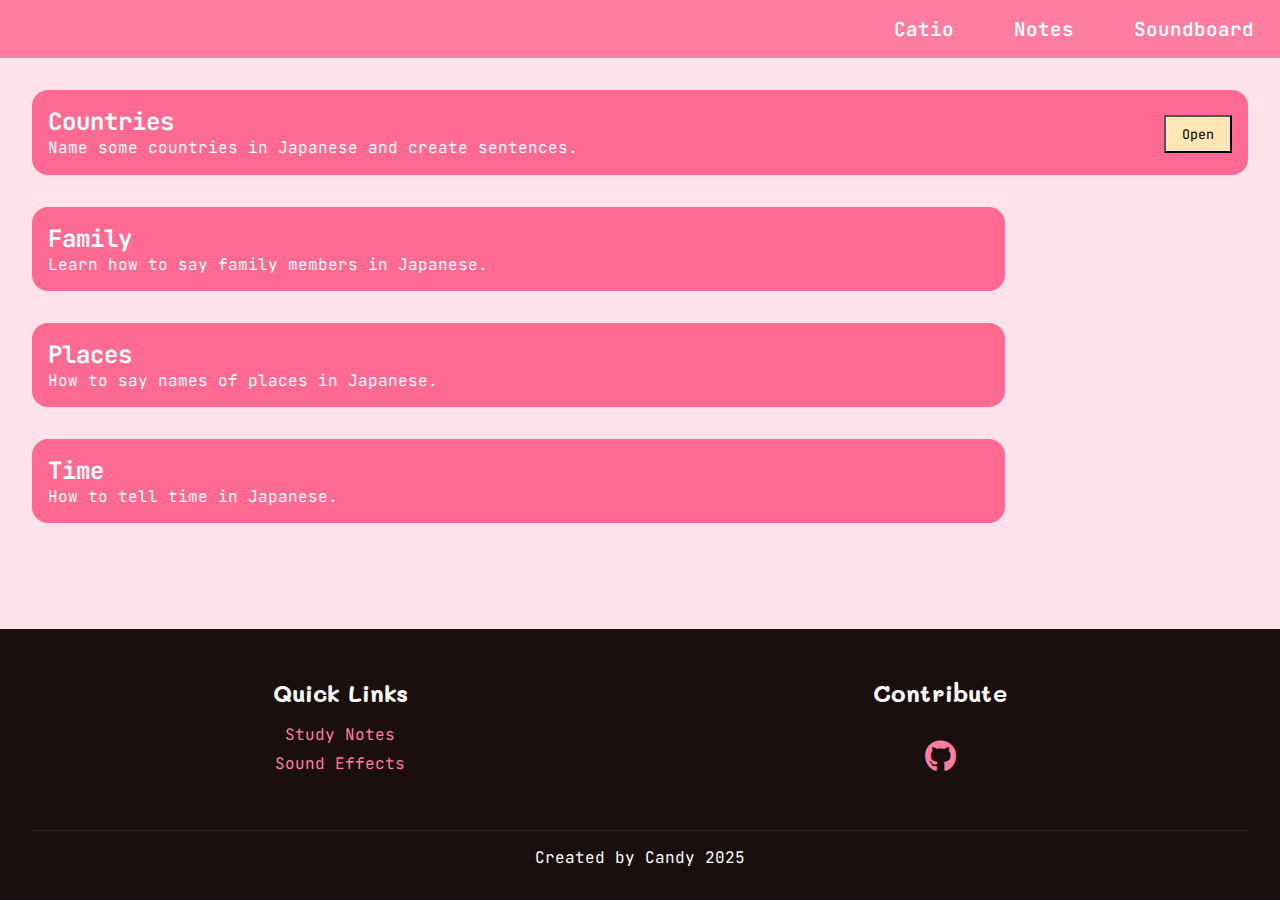
<file: notes.html>
<!DOCTYPE html>
<html>

<head>
    <title>Neko</title>
    <link rel="stylesheet" href="styles.css">
    <link rel="stylesheet" href="https://cdnjs.cloudflare.com/ajax/libs/font-awesome/6.0.0/css/all.min.css">
    <link rel="preconnect" href="https://fonts.googleapis.com">
    <link rel="preconnect" href="https://fonts.gstatic.com" crossorigin>
    <link href="https://fonts.googleapis.com/css2?family=Cherry+Bomb+One&family=JetBrains+Mono:ital,wght@0,100..800;1,100..800&family=Mali:ital,wght@0,200;0,300;0,400;0,500;0,600;0,700;1,200;1,300;1,400;1,500;1,600;1,700&display=swap" rel="stylesheet">
    <link rel="icon" type="image/svg+xml" href="favicon.svg" />
</head>

<body>
    <nav>
        <ul>
            <li><a href="index">Catio</a></li>
            <li><a href="notes">Notes</a></li>
            <li><a href="soundboard">Soundboard</a></li>
        </ul>
    </nav>

    <main>
        <div id="notes-wrapper"></div>
    </main>

    <footer>
        <div class="footer-content">
            <div class="footer-section">
                <h3>Quick Links</h3>
                <ul>
                    <li><a href="notes">Study Notes</a></li>
                    <li><a href="soundboard">Sound Effects</a></li>
                </ul>
            </div>
            <div class="footer-section">
                <h3>Contribute</h3>
                <a href="https://github.com/codingkatty/neko" class="github-link">
                    <i class="fab fa-github"></i>
                </a>
            </div>
        </div>
        <div class="footer-bottom">
            <p>Created by Candy 2025</p>
        </div>
    </footer>

    <script src="notes.js"></script>
    <script>
        document.addEventListener("DOMContentLoaded", function () {
            let notesContainer = document.getElementById("notes-wrapper");

            notesList.forEach(element => {
                let note = document.createElement("div");
                note.classList.add("notes");
                note.innerHTML = `<h2>${element.title}</h2><p>${element.desc}</p>`;
                notesContainer.appendChild(note);

                let button = document.createElement("button");
                button.innerHTML = "Open";
                button.classList.add("note-button");
                button.style.display = "none";
                note.appendChild(button);

                button.addEventListener("click", function () {
                    window.open(element.file, "_self");
                });

                note.addEventListener("mouseenter", function () {
                    button.style.display = "block";
                });

                note.addEventListener("mouseleave", function () {
                    if (note.classList.contains("notes")) {
                        button.style.display = "none";
                    }
                });
            });

            if (notesContainer.firstElementChild) {
                notesContainer.firstElementChild.classList.remove("notes");
                const firstButton = notesContainer.firstElementChild.querySelector("button");
                if (firstButton) {
                    firstButton.style.display = "block";
                }
            }
        });
    </script>
</body>

</html>
</file>
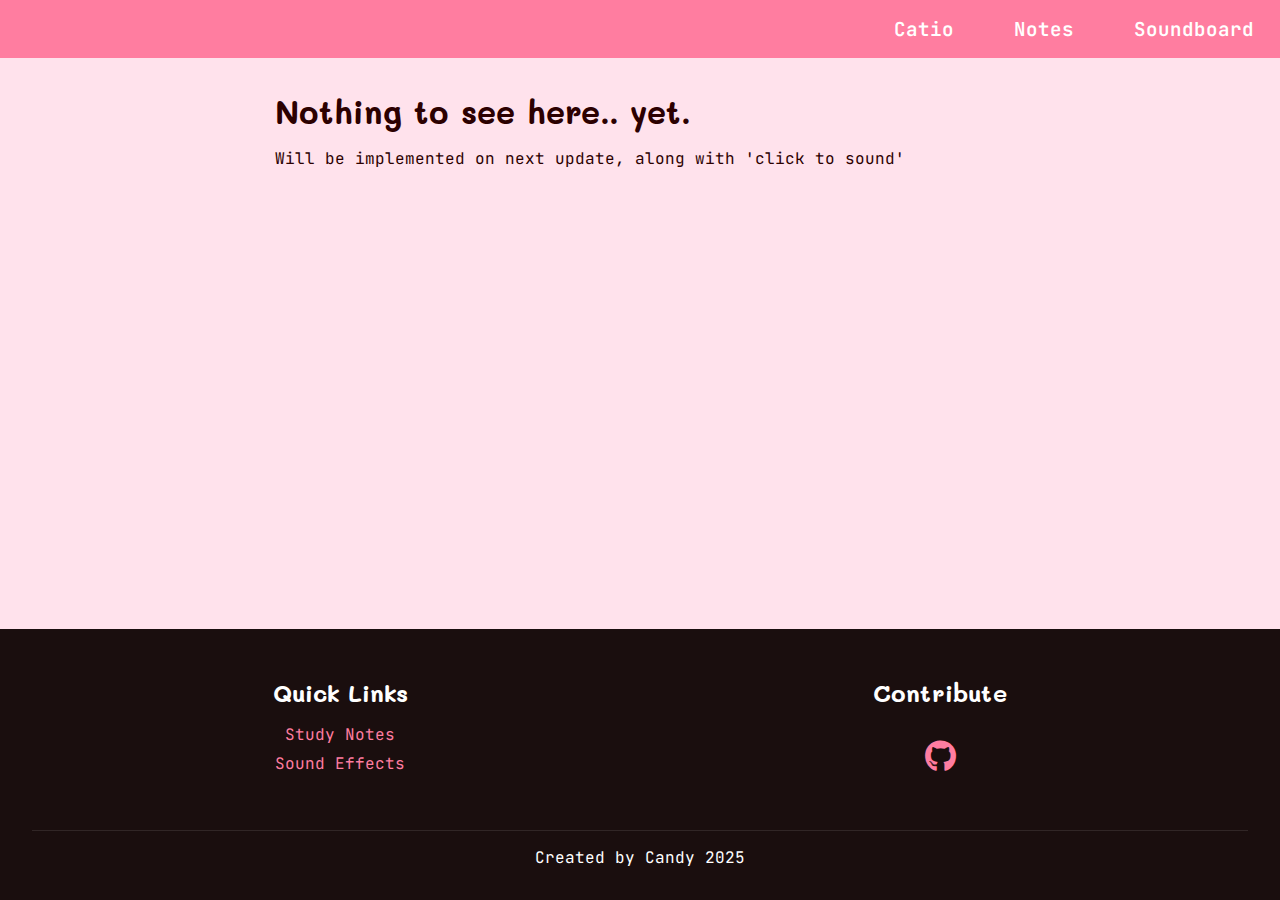
<file: soundboard.html>
<!DOCTYPE html>
<html>

<head>
    <title>Neko</title>
    <link rel="stylesheet" href="styles.css">
    <link rel="stylesheet" href="https://cdnjs.cloudflare.com/ajax/libs/font-awesome/6.0.0/css/all.min.css">
    <link rel="preconnect" href="https://fonts.googleapis.com">
    <link rel="preconnect" href="https://fonts.gstatic.com" crossorigin>
    <link href="https://fonts.googleapis.com/css2?family=Cherry+Bomb+One&family=JetBrains+Mono:ital,wght@0,100..800;1,100..800&family=Mali:ital,wght@0,200;0,300;0,400;0,500;0,600;0,700;1,200;1,300;1,400;1,500;1,600;1,700&display=swap" rel="stylesheet">
    <link rel="icon" type="image/svg+xml" href="favicon.svg" />
</head>

<body>
    <nav>
        <ul>
            <li><a href="index">Catio</a></li>
            <li><a href="notes">Notes</a></li>
            <li><a href="soundboard">Soundboard</a></li>
        </ul>
    </nav>

    <main>
        <div id="notes">
            <h2>Nothing to see here.. yet.</h2>
            <p>Will be implemented on next update, along with 'click to sound'</p>
        </div>
    </main>

    <footer>
        <div class="footer-content">
            <div class="footer-section">
                <h3>Quick Links</h3>
                <ul>
                    <li><a href="notes">Study Notes</a></li>
                    <li><a href="soundboard">Sound Effects</a></li>
                </ul>
            </div>
            <div class="footer-section">
                <h3>Contribute</h3>
                <a href="https://github.com/codingkatty/neko" class="github-link">
                    <i class="fab fa-github"></i>
                </a>
            </div>
        </div>
        <div class="footer-bottom">
            <p>Created by Candy 2025</p>
        </div>
    </footer>
</body>

</html>
</file>
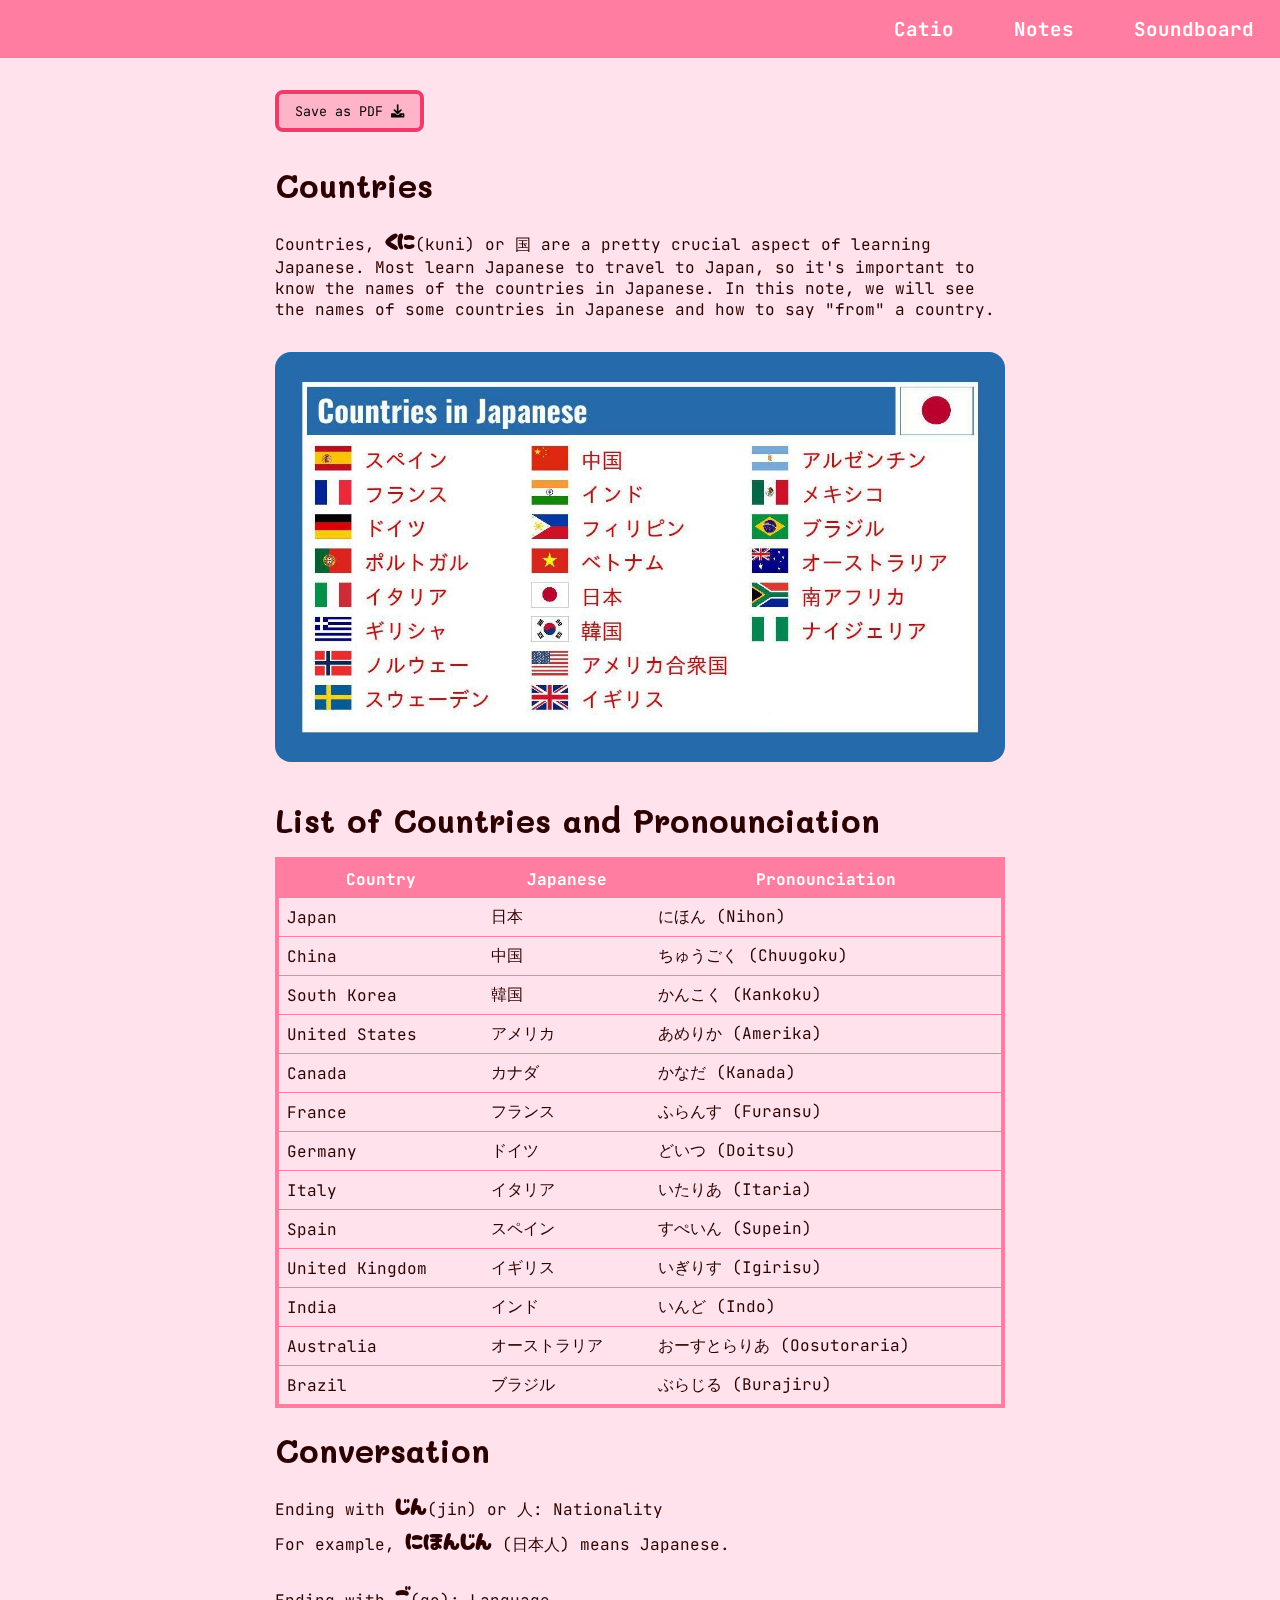
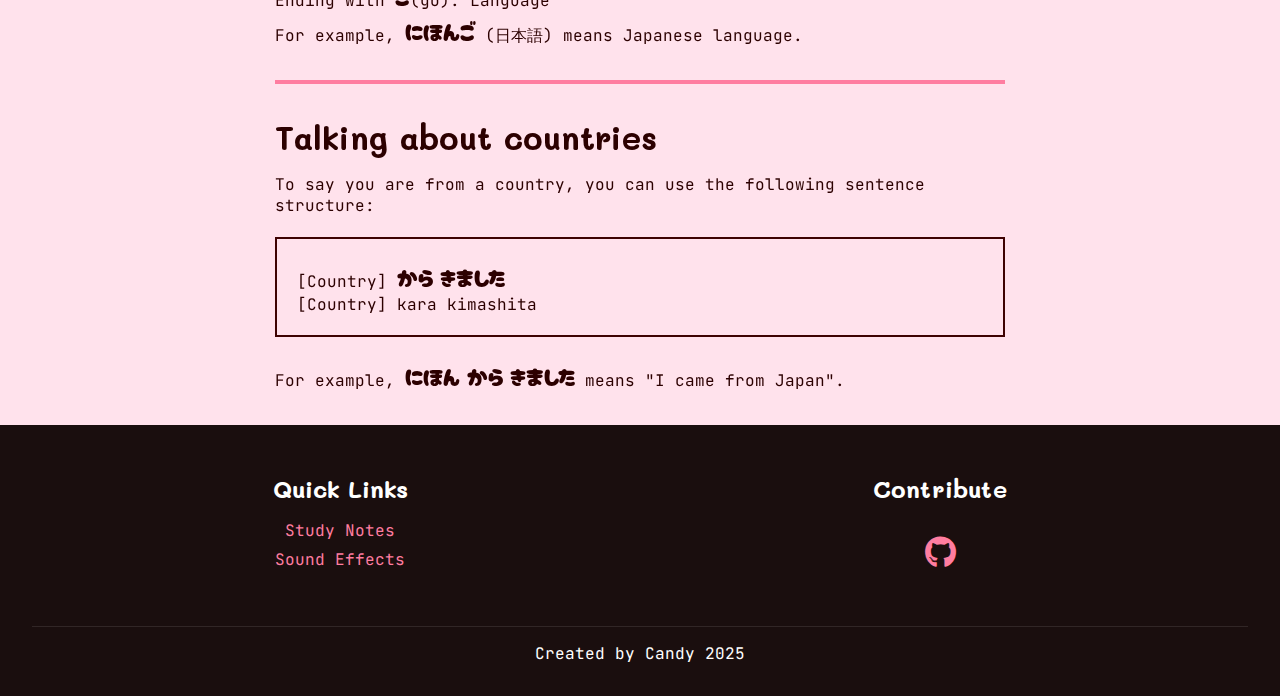
<file: notes/countries.html>
<!DOCTYPE html>
<html>

<head>
    <title>Neko</title>
    <link rel="stylesheet" href="../styles.css">
    <link rel="stylesheet" href="https://cdnjs.cloudflare.com/ajax/libs/font-awesome/6.0.0/css/all.min.css">
    <link rel="preconnect" href="https://fonts.googleapis.com">
    <link rel="preconnect" href="https://fonts.gstatic.com" crossorigin>
    <link href="https://fonts.googleapis.com/css2?family=Cherry+Bomb+One&family=JetBrains+Mono:ital,wght@0,100..800;1,100..800&family=Mali:ital,wght@0,200;0,300;0,400;0,500;0,600;0,700;1,200;1,300;1,400;1,500;1,600;1,700&display=swap" rel="stylesheet">
    <link rel="icon" type="image/svg+xml" href="favicon.svg" />
</head>

<body>
    <div id="petal"></div>
    <nav>
        <ul>
            <li><a href="../index">Catio</a></li>
            <li><a href="../notes">Notes</a></li>
            <li><a href="../soundboard">Soundboard</a></li>
        </ul>
    </nav>

    <main>
        <div id="notes">
            <button id="pdf-button">Save as PDF <i class="fa-solid fa-download"></i></button>
            <h2>Countries</h2>
            <p>
                Countries, <span>くに</span>(kuni) or 国 are a pretty crucial aspect of learning Japanese.
                Most learn Japanese to travel to Japan, so it's important to know the names of the countries in Japanese.
                In this note, we will see the names of some countries in Japanese and how to say "from" a country.
            </p>
            <img src="../images/japanese_countries.jpg">
            <br>
            <h2>List of Countries and Pronounciation</h2>
            <table>
                <thead>
                    <tr>
                        <th>Country</th>
                        <th>Japanese</th>
                        <th>Pronounciation</th>
                    </tr>
                </thead>
                <tbody>
                    <tr>
                        <td>Japan</td>
                        <td>日本</td>
                        <td>にほん (Nihon)</td>
                    </tr>
                    <tr>
                        <td>China</td>
                        <td>中国</td>
                        <td>ちゅうごく (Chuugoku)</td>
                    </tr>
                    <tr>
                        <td>South Korea</td>
                        <td>韓国</td>
                        <td>かんこく (Kankoku)</td>
                    </tr>
                    <tr>
                        <td>United States</td>
                        <td>アメリカ</td>
                        <td>あめりか (Amerika)</td>
                    </tr>
                    <tr>
                        <td>Canada</td>
                        <td>カナダ</td>
                        <td>かなだ (Kanada)</td>
                    </tr>
                    <tr>
                        <td>France</td>
                        <td>フランス</td>
                        <td>ふらんす (Furansu)</td>
                    </tr>
                    <tr>
                        <td>Germany</td>
                        <td>ドイツ</td>
                        <td>どいつ (Doitsu)</td>
                    </tr>
                    <tr>
                        <td>Italy</td>
                        <td>イタリア</td>
                        <td>いたりあ (Itaria)</td>
                    </tr>
                    <tr>
                        <td>Spain</td>
                        <td>スペイン</td>
                        <td>すぺいん (Supein)</td>
                    </tr>
                    <tr>
                        <td>United Kingdom</td>
                        <td>イギリス</td>
                        <td>いぎりす (Igirisu)</td>
                    </tr>
                    <tr>
                        <td>India</td>
                        <td>インド</td>
                        <td>いんど (Indo)</td>
                    </tr>
                    <tr>
                        <td>Australia</td>
                        <td>オーストラリア</td>
                        <td>おーすとらりあ (Oosutoraria)</td>
                    </tr>
                    <tr>
                        <td>Brazil</td>
                        <td>ブラジル</td>
                        <td>ぶらじる (Burajiru)</td>
                    </tr>
                </tbody>
            </table>
            <br>
            <h2>Conversation</h2>
            <p>
                Ending with <span>じん</span>(jin) or 人: Nationality
                <br>
                For example, <span>にほんじん</span> (日本人) means Japanese.
                <br><br>
                Ending with <span>ご</span>(go): Language
                <br>
                For example, <span>にほんご</span> (日本語) means Japanese language.
            </p>
            <hr>
            <h2>Talking about countries</h2>
            <p>
                To say you are from a country, you can use the following sentence structure:
                <br><br>
                <div style="border: 2px solid rgb(62, 2, 2); padding: 20px;">
                    [Country] <span>から きました</span><br>
                    [Country] kara kimashita
                </div>
                <br>
                For example, <span>にほん から きました</span> means "I came from Japan".
            </p>
        </div>
    </main>

    <footer>
        <div class="footer-content">
            <div class="footer-section">
                <h3>Quick Links</h3>
                <ul>
                    <li><a href="../notes">Study Notes</a></li>
                    <li><a href="../soundboard">Sound Effects</a></li>
                </ul>
            </div>
            <div class="footer-section">
                <h3>Contribute</h3>
                <a href="https://github.com/codingkatty/neko" class="github-link">
                    <i class="fab fa-github"></i>
                </a>
            </div>
        </div>
        <div class="footer-bottom">
            <p>Created by Candy 2025</p>
        </div>
    </footer>

    <script src="../notes.js"></script>
    <script>
        let pdfButton = document.getElementById("pdf-button");

        pdfButton.addEventListener("click", function () {
            let path = document.location.pathname.split('/').slice(-2).join('/');
            let note = notesList.find(note => note.file === path);
            window.open("/" + note.pdf, "_blank");
        });
    </script>
</body>

</html>
</file>
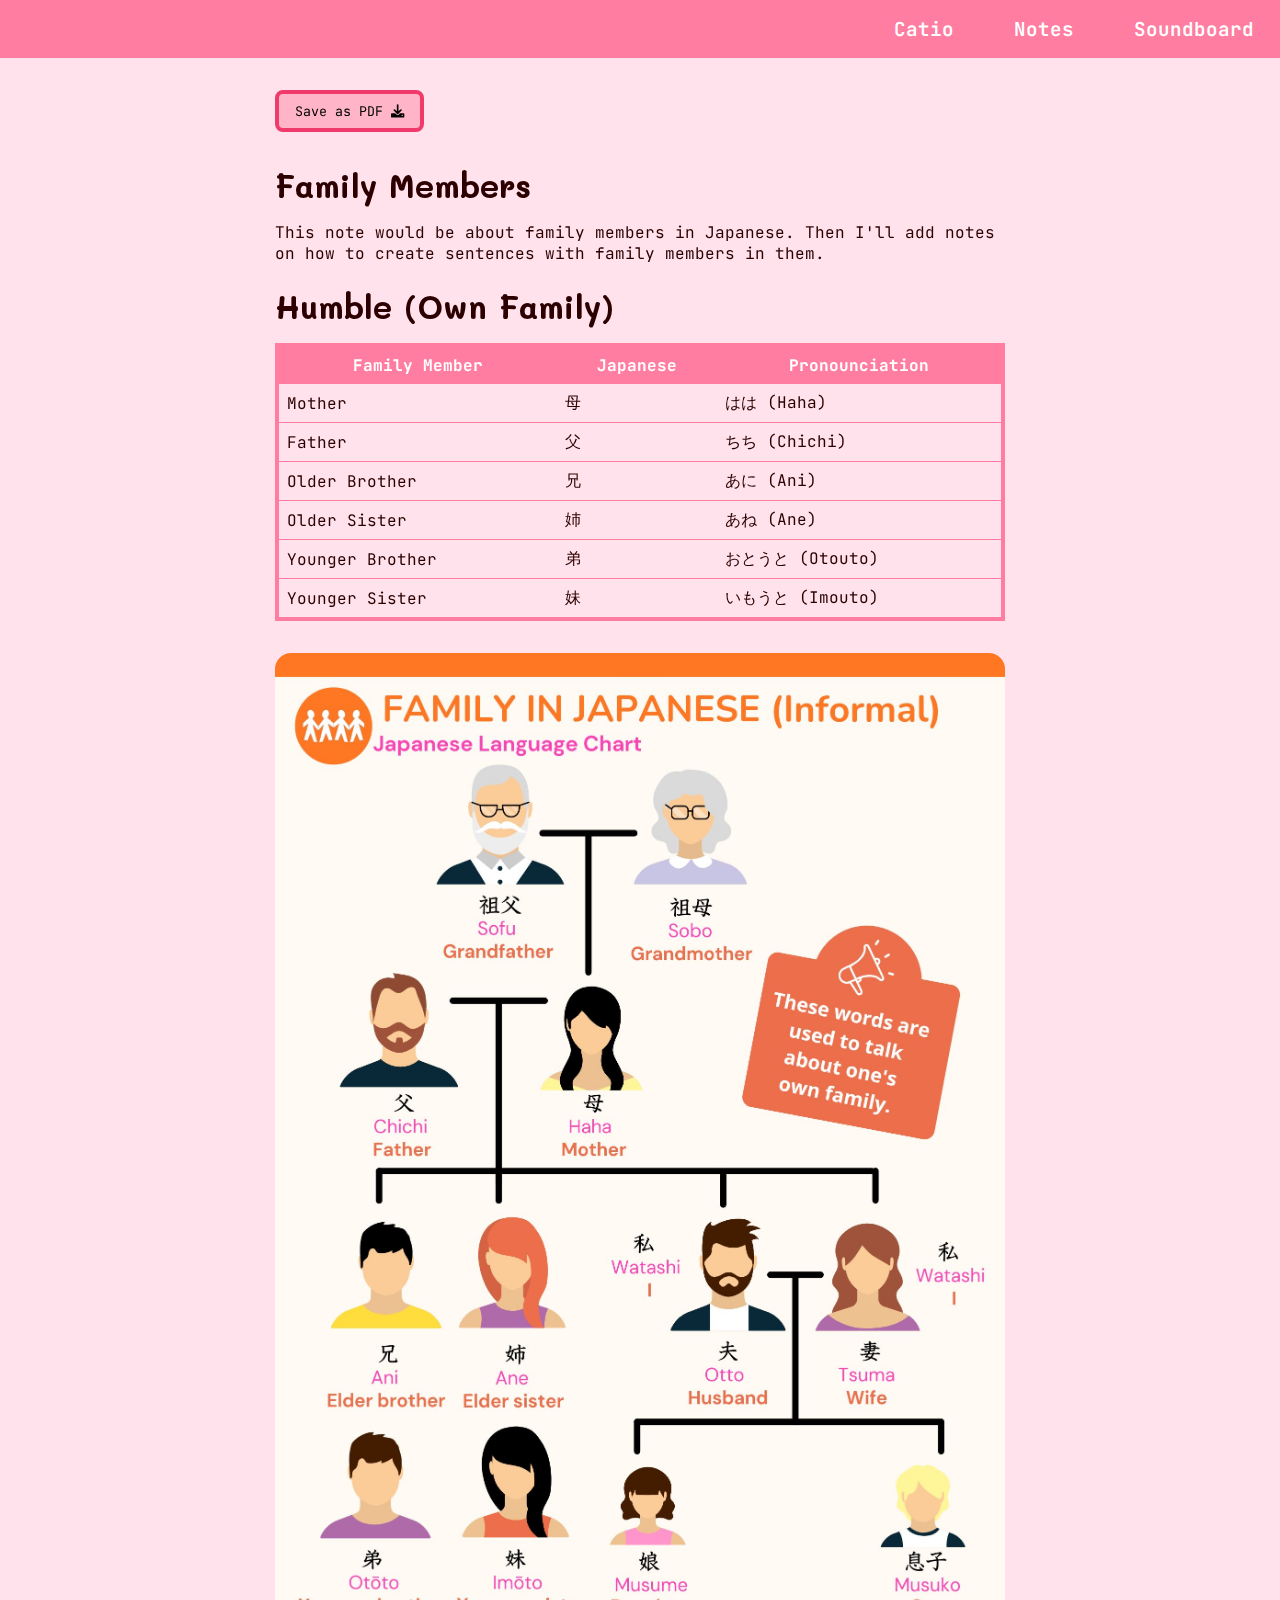
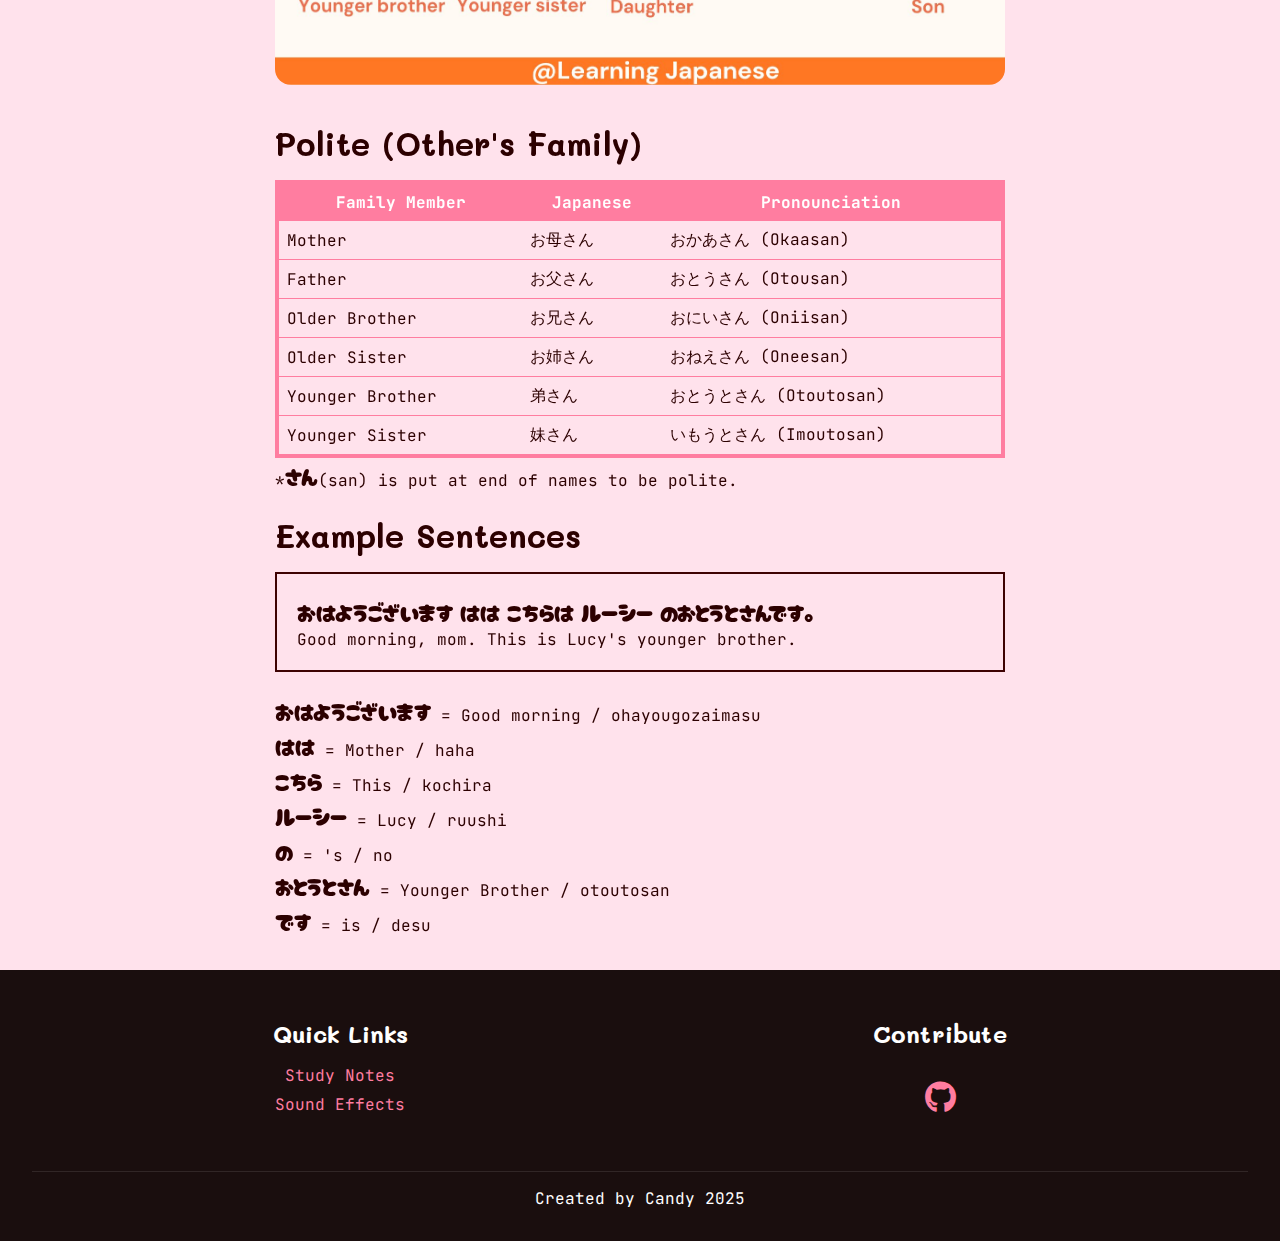
<file: notes/fam.html>
<!DOCTYPE html>
<html>

<head>
    <title>Neko</title>
    <link rel="stylesheet" href="../styles.css">
    <link rel="stylesheet" href="https://cdnjs.cloudflare.com/ajax/libs/font-awesome/6.0.0/css/all.min.css">
    <link rel="preconnect" href="https://fonts.googleapis.com">
    <link rel="preconnect" href="https://fonts.gstatic.com" crossorigin>
    <link href="https://fonts.googleapis.com/css2?family=Cherry+Bomb+One&family=JetBrains+Mono:ital,wght@0,100..800;1,100..800&family=Mali:ital,wght@0,200;0,300;0,400;0,500;0,600;0,700;1,200;1,300;1,400;1,500;1,600;1,700&display=swap" rel="stylesheet">
    <link rel="icon" type="image/svg+xml" href="favicon.svg" />
</head>

<body>
    <div id="petal"></div>
    <nav>
        <ul>
            <li><a href="../index">Catio</a></li>
            <li><a href="../notes">Notes</a></li>
            <li><a href="../soundboard">Soundboard</a></li>
        </ul>
    </nav>

    <main>
        <div id="notes">
            <button id="pdf-button">Save as PDF <i class="fa-solid fa-download"></i></button>
            <h2>Family Members</h2>
            <p>
                This note would be about family members in Japanese. Then I'll add notes on how to create sentences with family members in them.
            </p>
            <br>
            <h2>Humble (Own Family)</h2>
            <table>
                <thead>
                    <tr>
                        <th>Family Member</th>
                        <th>Japanese</th>
                        <th>Pronounciation</th>
                    </tr>
                </thead>
                <tbody>
                    <tr>
                        <td>Mother</td>
                        <td>母</td>
                        <td>はは (Haha)</td>
                    </tr>
                    <tr>
                        <td>Father</td>
                        <td>父</td>
                        <td>ちち (Chichi)</td>
                    </tr>
                    <tr>
                        <td>Older Brother</td>
                        <td>兄</td>
                        <td>あに (Ani)</td>
                    </tr>
                    <tr>
                        <td>Older Sister</td>
                        <td>姉</td>
                        <td>あね (Ane)</td>
                    </tr>
                    <tr>
                        <td>Younger Brother</td>
                        <td>弟</td>
                        <td>おとうと (Otouto)</td>
                    </tr>
                    <tr>
                        <td>Younger Sister</td>
                        <td>妹</td>
                        <td>いもうと (Imouto)</td>
                    </tr>
            </table>
            <img src="../images/japanese_family.jpg">
            <br>
            <h2>Polite (Other's Family)</h2>
            <table>
                <thead>
                    <tr>
                        <th>Family Member</th>
                        <th>Japanese</th>
                        <th>Pronounciation</th>
                    </tr>
                </thead>
                <tbody>
                    <tr>
                        <td>Mother</td>
                        <td>お母さん</td>
                        <td>おかあさん (Okaasan)</td>
                    </tr>
                    <tr>
                        <td>Father</td>
                        <td>お父さん</td>
                        <td>おとうさん (Otousan)</td>
                    </tr>
                    <tr>
                        <td>Older Brother</td>
                        <td>お兄さん</td>
                        <td>おにいさん (Oniisan)</td>
                    </tr>
                    <tr>
                        <td>Older Sister</td>
                        <td>お姉さん</td>
                        <td>おねえさん (Oneesan)</td>
                    </tr>
                    <tr>
                        <td>Younger Brother</td>
                        <td>弟さん</td>
                        <td>おとうとさん (Otoutosan)</td>
                    </tr>
                    <tr>
                        <td>Younger Sister</td>
                        <td>妹さん</td>
                        <td>いもうとさん (Imoutosan)</td>
                    </tr>
                </tbody>
            </table>
            <p>*<span>さん</span>(san) is put at end of names to be polite.</p>
            <br>
            <h2>Example Sentences</h2>
            <p>
                <div style="border: 2px solid rgb(62, 2, 2); padding: 20px;">
                    <span>おはようございます はは こちらは ルーシー のおとうとさんです。</span><br>
                    Good morning, mom. This is Lucy's younger brother.
                </div>
                <br>
                <span>おはようございます</span> = Good morning / ohayougozaimasu<br>
                <span>はは</span> = Mother / haha<br>
                <span>こちら</span> = This / kochira<br>
                <span>ルーシー</span> = Lucy / ruushi<br>
                <span>の</span> = 's / no<br>
                <span>おとうとさん</span> = Younger Brother / otoutosan<br>
                <span>です</span> = is / desu
            </p>
        </div>
    </main>

    <footer>
        <div class="footer-content">
            <div class="footer-section">
                <h3>Quick Links</h3>
                <ul>
                    <li><a href="../notes">Study Notes</a></li>
                    <li><a href="../soundboard">Sound Effects</a></li>
                </ul>
            </div>
            <div class="footer-section">
                <h3>Contribute</h3>
                <a href="https://github.com/codingkatty/neko" class="github-link">
                    <i class="fab fa-github"></i>
                </a>
            </div>
        </div>
        <div class="footer-bottom">
            <p>Created by Candy 2025</p>
        </div>
    </footer>

    <script src="../notes.js"></script>
    <script>
        let pdfButton = document.getElementById("pdf-button");

        pdfButton.addEventListener("click", function () {
            let path = document.location.pathname.split('/').slice(-2).join('/');
            let note = notesList.find(note => note.file === path);
            window.open("/" + note.pdf, "_blank");
        });
    </script>
</body>

</html>
</file>
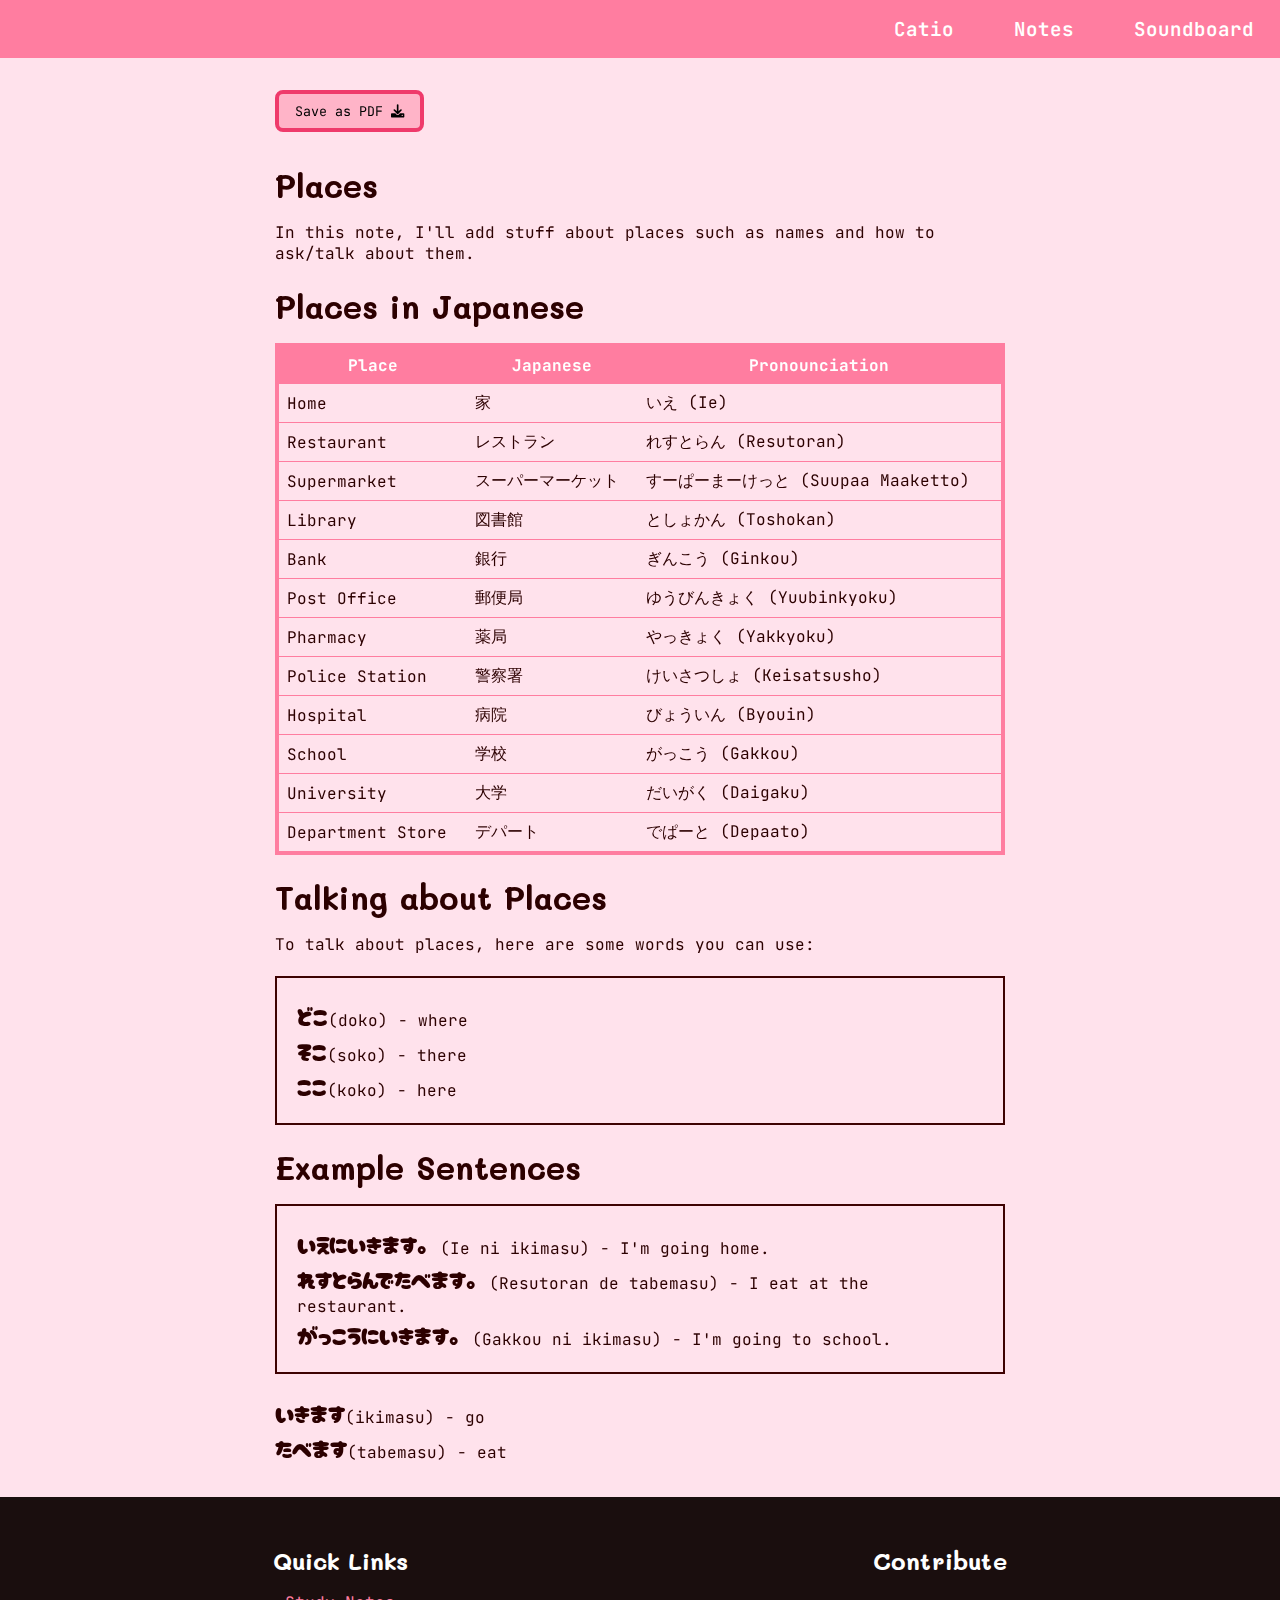
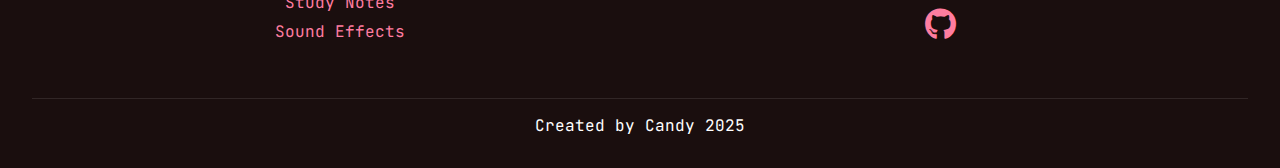
<file: notes/places.html>
<!DOCTYPE html>
<html>

<head>
    <title>Neko</title>
    <link rel="stylesheet" href="../styles.css">
    <link rel="stylesheet" href="https://cdnjs.cloudflare.com/ajax/libs/font-awesome/6.0.0/css/all.min.css">
    <link rel="preconnect" href="https://fonts.googleapis.com">
    <link rel="preconnect" href="https://fonts.gstatic.com" crossorigin>
    <link href="https://fonts.googleapis.com/css2?family=Cherry+Bomb+One&family=JetBrains+Mono:ital,wght@0,100..800;1,100..800&family=Mali:ital,wght@0,200;0,300;0,400;0,500;0,600;0,700;1,200;1,300;1,400;1,500;1,600;1,700&display=swap" rel="stylesheet">
    <link rel="icon" type="image/svg+xml" href="favicon.svg" />
</head>

<body>
    <div id="petal"></div>
    <nav>
        <ul>
            <li><a href="../index">Catio</a></li>
            <li><a href="../notes">Notes</a></li>
            <li><a href="../soundboard">Soundboard</a></li>
        </ul>
    </nav>

    <main>
        <div id="notes">
            <button id="pdf-button">Save as PDF <i class="fa-solid fa-download"></i></button>
            <h2>Places</h2>
            <p>In this note, I'll add stuff about places such as names and how to ask/talk about them.</p>
            <br>
            <h2>Places in Japanese</h2>
            <table>
                <thead>
                    <tr>
                        <th>Place</th>
                        <th>Japanese</th>
                        <th>Pronounciation</th>
                    </tr>
                </thead>
                <tbody>
                    <tr>
                        <td>Home</td>
                        <td>家</td>
                        <td>いえ (Ie)</td>
                    </tr>
                    <tr>
                        <td>Restaurant</td>
                        <td>レストラン</td>
                        <td>れすとらん (Resutoran)</td>
                    </tr>
                    <tr>
                        <td>Supermarket</td>
                        <td>スーパーマーケット</td>
                        <td>すーぱーまーけっと (Suupaa Maaketto)</td>
                    </tr>
                    <tr>
                        <td>Library</td>
                        <td>図書館</td>
                        <td>としょかん (Toshokan)</td>
                    </tr>
                    <tr>
                        <td>Bank</td>
                        <td>銀行</td>
                        <td>ぎんこう (Ginkou)</td>
                    </tr>
                    <tr>
                        <td>Post Office</td>
                        <td>郵便局</td>
                        <td>ゆうびんきょく (Yuubinkyoku)</td>
                    </tr>
                    <tr>
                        <td>Pharmacy</td>
                        <td>薬局</td>
                        <td>やっきょく (Yakkyoku)</td>
                    </tr>
                    <tr>
                        <td>Police Station</td>
                        <td>警察署</td>
                        <td>けいさつしょ (Keisatsusho)</td>
                    </tr>
                    <tr>
                        <td>Hospital</td>
                        <td>病院</td>
                        <td>びょういん (Byouin)</td>
                    </tr>
                    <tr>
                        <td>School</td>
                        <td>学校</td>
                        <td>がっこう (Gakkou)</td>
                    </tr>
                    <tr>
                        <td>University</td>
                        <td>大学</td>
                        <td>だいがく (Daigaku)</td>
                    </tr>
                    <tr>
                        <td>Department Store</td>
                        <td>デパート</td>
                        <td>でぱーと (Depaato)</td>
                    </tr>
            </table>
            <br>
            <h2>Talking about Places</h2>
            <p>
                To talk about places, here are some words you can use:
                <br><br>
                <div style="border: 2px solid rgb(62, 2, 2); padding: 20px;">
                    <span>どこ</span>(doko) - where
                    <br>
                    <span>そこ</span>(soko) - there
                    <br>
                    <span>ここ</span>(koko) - here
                </div>    

            </p>
            <br>
            <h2>Example Sentences</h2>
            <p>
                <div style="border: 2px solid rgb(62, 2, 2); padding: 20px;">
                    <span>いえにいきます。</span> (Ie ni ikimasu) - I'm going home.
                    <br>
                    <span>れすとらんでたべます。</span> (Resutoran de tabemasu) - I eat at the restaurant.
                    <br>
                    <span>がっこうにいきます。</span> (Gakkou ni ikimasu) - I'm going to school.
                </div>
                <br>
                <span>いきます</span>(ikimasu) - go
                <br>
                <span>たべます</span>(tabemasu) - eat
                <br>
            </p>
        </div>
    </main>

    <footer>
        <div class="footer-content">
            <div class="footer-section">
                <h3>Quick Links</h3>
                <ul>
                    <li><a href="../notes">Study Notes</a></li>
                    <li><a href="../soundboard">Sound Effects</a></li>
                </ul>
            </div>
            <div class="footer-section">
                <h3>Contribute</h3>
                <a href="https://github.com/codingkatty/neko" class="github-link">
                    <i class="fab fa-github"></i>
                </a>
            </div>
        </div>
        <div class="footer-bottom">
            <p>Created by Candy 2025</p>
        </div>
    </footer>

    <script src="../notes.js"></script>
    <script>
        let pdfButton = document.getElementById("pdf-button");

        pdfButton.addEventListener("click", function () {
            let path = document.location.pathname.split('/').slice(-2).join('/');
            let note = notesList.find(note => note.file === path);
            window.open("/" + note.pdf, "_blank");
        });
    </script>
</body>

</html>
</file>
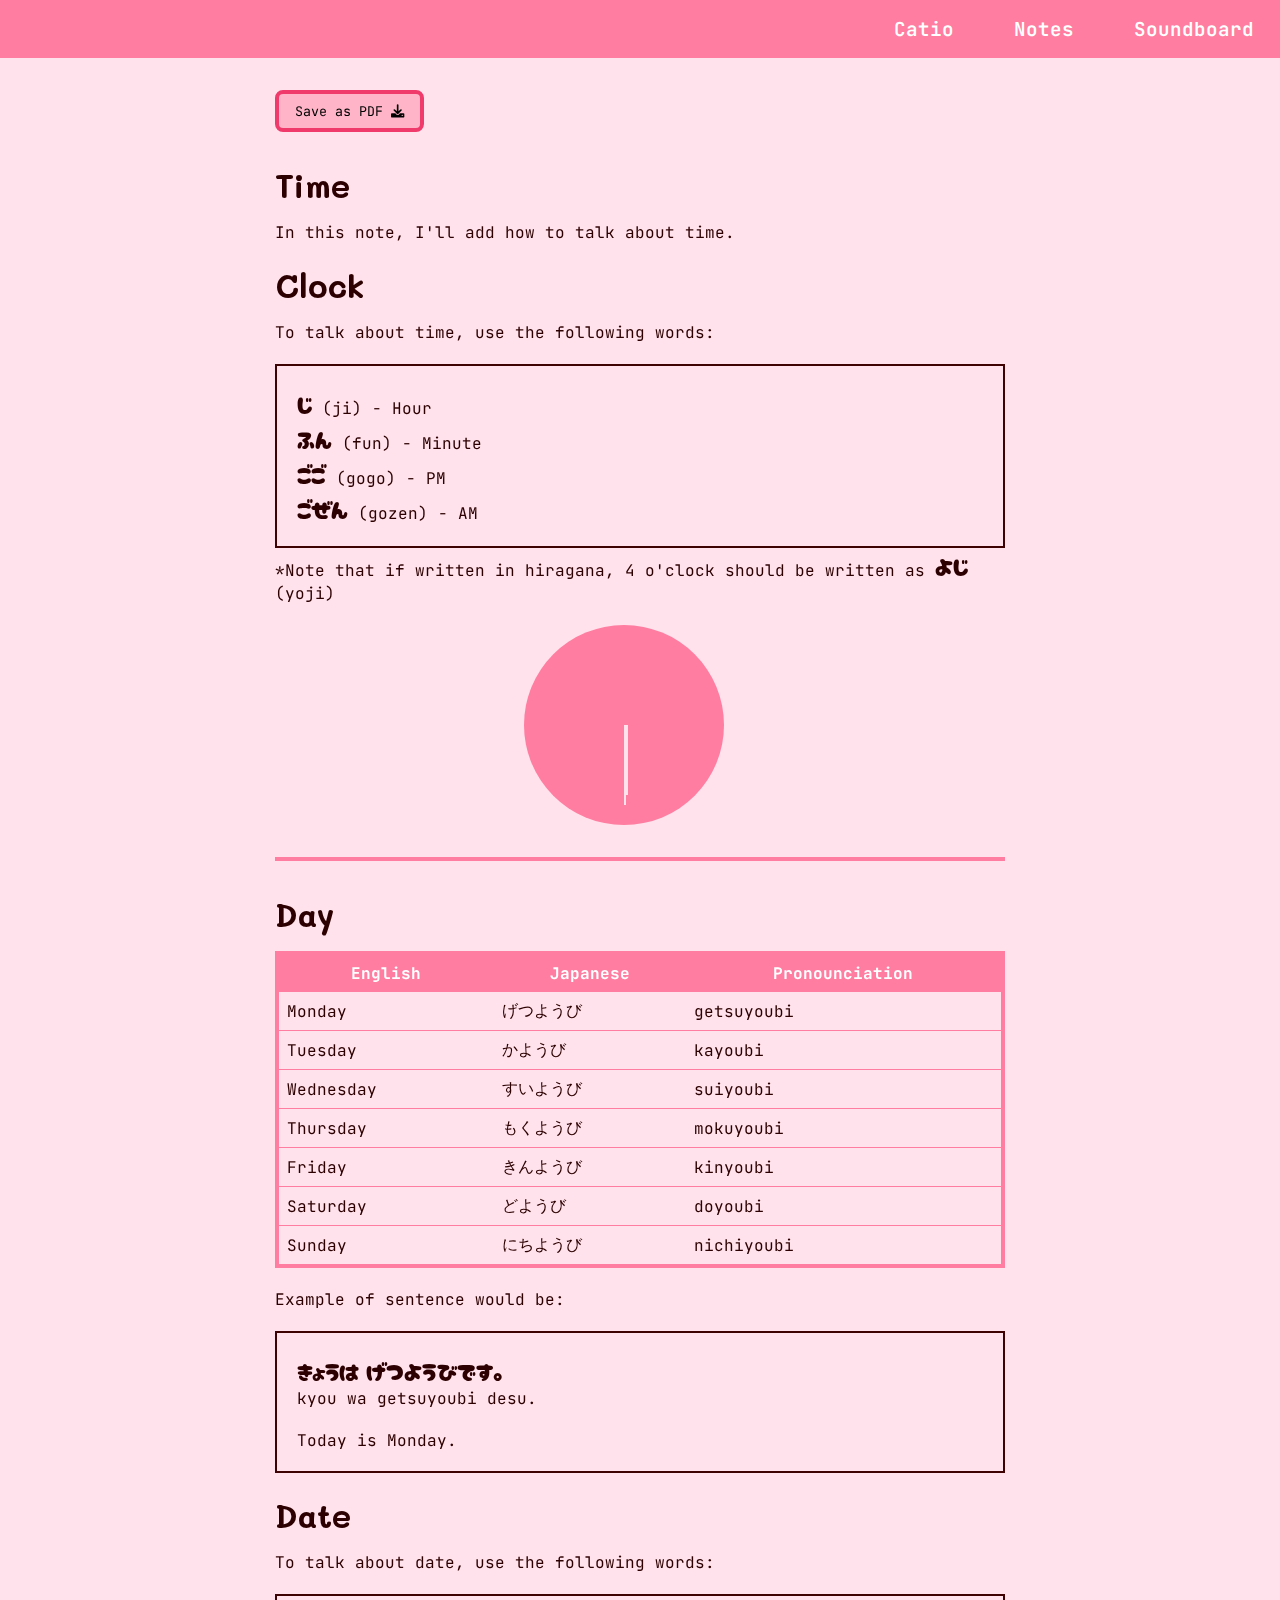
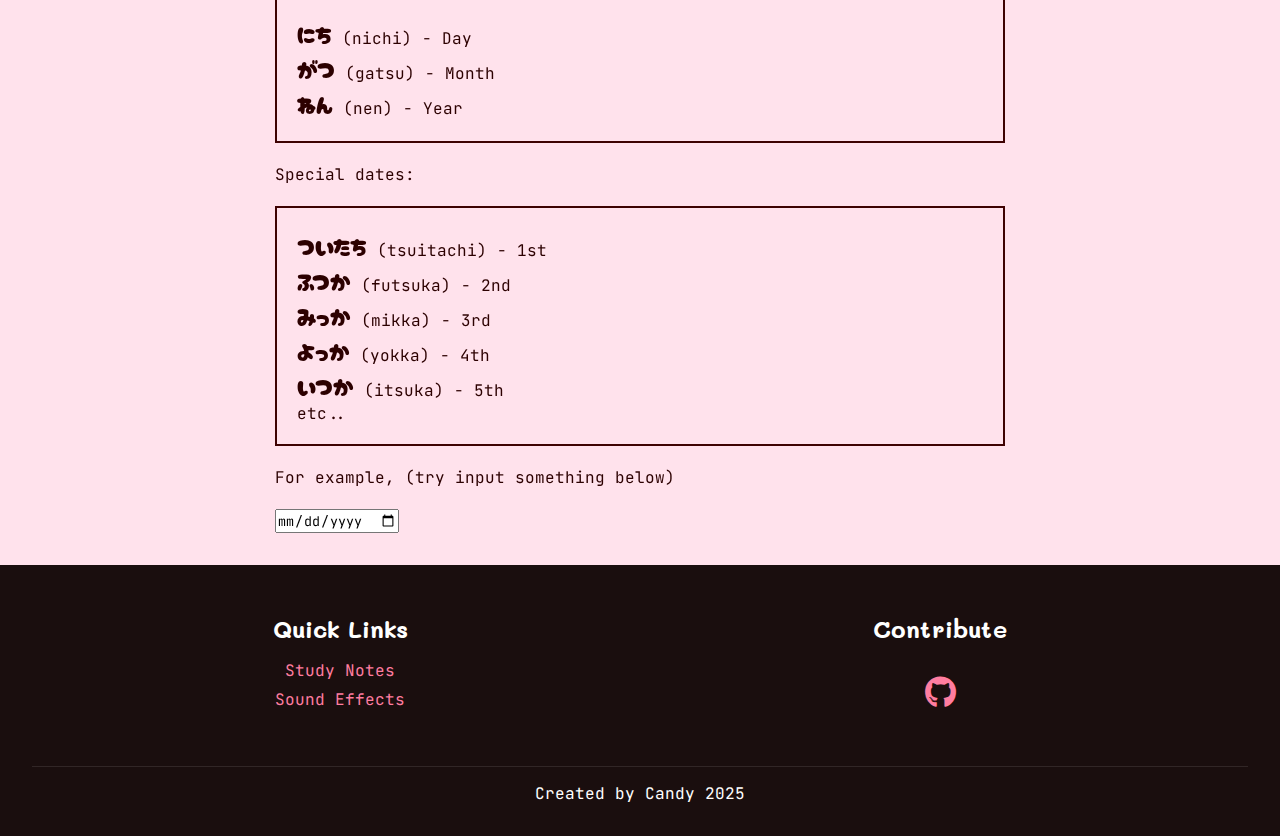
<file: notes/time.html>
<!DOCTYPE html>
<html>

<head>
    <title>Neko</title>
    <link rel="stylesheet" href="../styles.css">
    <link rel="stylesheet" href="https://cdnjs.cloudflare.com/ajax/libs/font-awesome/6.0.0/css/all.min.css">
    <link rel="preconnect" href="https://fonts.googleapis.com">
    <link rel="preconnect" href="https://fonts.gstatic.com" crossorigin>
    <link href="https://fonts.googleapis.com/css2?family=Cherry+Bomb+One&family=JetBrains+Mono:ital,wght@0,100..800;1,100..800&family=Mali:ital,wght@0,200;0,300;0,400;0,500;0,600;0,700;1,200;1,300;1,400;1,500;1,600;1,700&display=swap" rel="stylesheet">
    <link rel="icon" type="image/svg+xml" href="favicon.svg" />
</head>

<body>
    <div id="petal"></div>
    <nav>
        <ul>
            <li><a href="../index">Catio</a></li>
            <li><a href="../notes">Notes</a></li>
            <li><a href="../soundboard">Soundboard</a></li>
        </ul>
    </nav>

    <main>
        <div id="notes">
            <button id="pdf-button">Save as PDF <i class="fa-solid fa-download"></i></button>
            <h2>Time</h2>
            <p>In this note, I'll add how to talk about time.</p>
            <br>
            <h2>Clock</h2>
            <p>
                To talk about time, use the following words:<br><br>
                <div style="border: 2px solid rgb(62, 2, 2); padding: 20px;">
                    <span>じ</span> (ji) - Hour<br>
                    <span>ふん</span> (fun) - Minute<br>
                    <span>ごご</span> (gogo) - PM<br>
                    <span>ごぜん</span> (gozen) - AM
                </div>
                *Note that if written in hiragana, 4 o'clock should be written as <span>よじ</span>(yoji)
            </p>
            <br>
            <div style="display: flex; justify-content: center; align-items: center; gap: 2rem;">
                <div id="clock">
                    <div id="hour-hand"></div>
                    <div id="minute-hand"></div>
                    <div id="second-hand"></div>
                </div>
                <p id="time"></p>
            </div>
            <hr>
            <h2>Day</h2>
            <table>
                <thead>
                    <tr>
                        <th>English</th>
                        <th>Japanese</th>
                        <th>Pronounciation</th>
                    </tr>
                </thead>
                <tbody>
                    <tr>
                        <td>Monday</td>
                        <td>げつようび</td>
                        <td>getsuyoubi</td>
                    </tr>
                    <tr>
                        <td>Tuesday</td>
                        <td>かようび</td>
                        <td>kayoubi</td>
                    </tr>
                    <tr>
                        <td>Wednesday</td>
                        <td>すいようび</td>
                        <td>suiyoubi</td>
                    </tr>
                    <tr>
                        <td>Thursday</td>
                        <td>もくようび</td>
                        <td>mokuyoubi</td>
                    </tr>
                    <tr>
                        <td>Friday</td>
                        <td>きんようび</td>
                        <td>kinyoubi</td>
                    </tr>
                    <tr>
                        <td>Saturday</td>
                        <td>どようび</td>
                        <td>doyoubi</td>
                    </tr>
                    <tr>
                        <td>Sunday</td>
                        <td>にちようび</td>
                        <td>nichiyoubi</td>
                    </tr>
                </tbody>
            </table>
            <br>
            <p>
                Example of sentence would be:<br><br>
                <div style="border: 2px solid rgb(62, 2, 2); padding: 20px;">
                    <span>きょうは げつようびです。</span><br>
                    kyou wa getsuyoubi desu.<br><br>
                    Today is Monday.
                </div>
            </p>
            <br>
            <h2>Date</h2>
            <p>
                To talk about date, use the following words:<br><br>
                <div style="border: 2px solid rgb(62, 2, 2); padding: 20px;">
                    <span>にち</span> (nichi) - Day<br>
                    <span>がつ</span> (gatsu) - Month<br>
                    <span>ねん</span> (nen) - Year
                </div>
                <br>
                Special dates:<br><br>
                <div style="border: 2px solid rgb(62, 2, 2); padding: 20px;">
                    <span>ついたち</span> (tsuitachi) - 1st<br>
                    <span>ふつか</span> (futsuka) - 2nd<br>
                    <span>みっか</span> (mikka) - 3rd<br>
                    <span>よっか</span> (yokka) - 4th<br>
                    <span>いつか</span> (itsuka) - 5th<br>
                    etc..
                </div>
                <br>
                For example, (try input something below)<br><br>
                <input type="date" id="date-input">
                <p id="date"></p>
            </p>
        </div>
    </main>

    <footer>
        <div class="footer-content">
            <div class="footer-section">
                <h3>Quick Links</h3>
                <ul>
                    <li><a href="../notes">Study Notes</a></li>
                    <li><a href="../soundboard">Sound Effects</a></li>
                </ul>
            </div>
            <div class="footer-section">
                <h3>Contribute</h3>
                <a href="https://github.com/codingkatty/neko" class="github-link">
                    <i class="fab fa-github"></i>
                </a>
            </div>
        </div>
        <div class="footer-bottom">
            <p>Created by Candy 2025</p>
        </div>
    </footer>

    <script src="../notes.js"></script>
    <script>
        let pdfButton = document.getElementById("pdf-button");

        pdfButton.addEventListener("click", function () {
            let path = document.location.pathname.split('/').slice(-2).join('/');
            let note = notesList.find(note => note.file === path);
            window.open("/" + note.pdf, "_blank");
        });
    </script>
    <script>
        let time = document.getElementById("time");
        let hourHand = document.getElementById("hour-hand");
        let minuteHand = document.getElementById("minute-hand");
        let secondHand = document.getElementById("second-hand");

        function rotateHands() {
            let now = new Date();
            let hours = now.getHours();
            let minutes = now.getMinutes();
            let seconds = now.getSeconds();

            let hour12 = hours > 12 ? hours - 12 : hours;
            let minuteFull = minutes < 10 ? "0" + minutes : minutes;

            let hourDeg = (hours * 30) + (0.5 * minutes);
            let minuteDeg = minutes * 6;
            let secondDeg = seconds * 6;

            hourHand.style.transform = `rotate(${hourDeg}deg)`;
            minuteHand.style.transform = `rotate(${minuteDeg}deg)`;
            secondHand.style.transform = `rotate(${secondDeg}deg)`;

            time.innerHTML = `${hour12} <span>じ</span> ${minuteFull} <span>ふん</span> ${hours >= 12 ? "<span>ごご</span>" : "<span>ごぜん</span>"} (${hour12}:${minuteFull} ${hours >= 12 ? "PM" : "AM"})`;
        }

        setInterval(rotateHands, 1000);
    </script>
    <script>
        document.getElementById("date-input").addEventListener("change", function () {
            let date = new Date(this.value);
            let day = date.getDate();
            let month = date.getMonth() + 1;
            let year = date.getFullYear();

            let specialDates = ["ついたち", "ふつか", "みっか", "よっか", "いつか", "むいか", "なのか", "ようか", "ここのか", "とおか", "じゅういちにち", "じゅうににち", "じゅうさんにち", "じゅうよっか", "じゅうごにち", "じゅうろくにち", "じゅうしちにち", "じゅうはちにち", "じゅうきゅうにち", "はつか", "にじゅういちにち", "にじゅうににち", "にじゅうさんにち", "にじゅうよっか", "にじゅうごにち", "にじゅうろくにち", "にじゅうしちにち", "にじゅうはちにち", "にじゅうきゅうにち", "さんじゅうにち", "さんじゅういちにち"];
            let specialDate = specialDates[day - 1] || day;

            document.getElementById("date").innerHTML = `${year} <span>ねん</span> ${month} <span>がつ</span> ${specialDate} <span>にち</span> (${year}年${month}月${day}日)`;
        });
    </script>
</body>

</html>
</file>
<file: styles.css>
:root {
    --sakura-pink: #ff7da0;
    --sakura-light: #ffe2ec;
    --text-dark: #2c0000;
    --footer-bg: #1a0e0e;
}

* {
    margin: 0;
    padding: 0;
    box-sizing: border-box;
    font-family: 'JetBrains Mono', monospace;
}

body {
    background-color: var(--sakura-light);
    color: var(--text-dark);
    min-height: 100vh;
    display: flex;
    flex-direction: column;
    cursor: url('images/sakura_cursor.svg') 16 16, auto;
}

nav {
    background-color: var(--sakura-pink);
    padding: 1rem;
    position: sticky;
    top: 0;
    z-index: 1000;
}

nav ul {
    list-style: none;
    display: flex;
    justify-content: right;
    gap: 2.5rem;
}

nav a {
    text-decoration: none;
    color: white;
    font-size: 1.2rem;
    font-weight: 600;
    transition: 0.3s ease;
    padding: 5px 10px;
    border-radius: 8px;
    cursor: url('images/cat_pointer.svg') 16 8, auto;
}

nav a:hover {
    color: var(--text-dark);
    background-color: #fc4475;
}

main {
    flex: 1;
    padding: 2rem;
    position: relative;
    overflow: hidden;
    animation: fadeIn 1s ease;
}

@keyframes fadeIn {
    from {
        opacity: 0;
    }
    to {
        opacity: 1;
    }
}

.content-wrapper {
    display: flex;
    flex-direction: column;
    gap: 2rem;
    max-width: 1200px;
    margin: 0 auto;
    padding: 1rem;
}

.hero {
    text-align: center;
    padding: 2rem 0;
    flex: 1;
}

.hero h1 {
    font-family: 'Cherry Bomb One', cursive;
    font-size: 3.2rem !important;
    color: var(--text-dark);
}

.hero p {
    font-size: 1.2rem;
    margin-bottom: 2rem;
}

.mascot {
    text-align: center;
    padding: 2rem 0;
    flex: 1;
}

#mascot {
    width: 250px;
    height: auto;
    margin-bottom: 1rem;
    cursor: url('images/pet_hand.svg'), auto;
}

.mascot span  {
    font-family: 'Mali', cursive;
    font-weight: 600;
}

@media screen and (min-width: 1024px) {
    .neko-image {
        width: 220px;
    }
}

.meow{
    font-family: 'Mali', cursive;
    font-size: 1.2rem;
    color: var(--text-dark);
}

.footer-content {
    display: flex;
    justify-content: space-around;
    flex-wrap: wrap;
    max-width: 1200px;
    margin: 0 auto;
}

.footer-section {
    margin: 1rem;
}

.footer-section h3 {
    font-family: 'Mali', cursive;
    font-size: 1.5rem;
    margin-bottom: 1rem;
}

.footer-section ul {
    list-style: none;
}

.footer-section ul li {
    margin: 0.5rem 0;
}

.footer-bottom {
    margin-top: 2rem;
    padding-top: 1rem;
    border-top: 1px solid rgba(255, 255, 255, 0.1);
}

.github-link i {
    font-size: 2rem;
    transition: 0.3s ease;
}

.github-link:hover i {
    transform: scale(1.1);
    color: white;
}

#title {
    font-size: 3.6rem;
    font-weight: 300;
    word-spacing: 15px;
    margin-bottom: 1rem;
}

.start-learning {
    text-align: center;
    margin: 2rem 0;
}

.start-button {
    background-color: var(--sakura-pink);
    color: white;
    padding: 1rem 2rem;
    border: none;
    border-radius: 25px;
    font-size: 1.2rem;
    cursor: url('images/cat_pointer.svg') 16 8, auto;
    transition: 0.3s ease;
}

.start-button:hover {
    transform: rotate(5deg);
}

footer {
    background-color: var(--footer-bg);
    color: white;
    padding: 2rem;
    text-align: center;
}

footer h3 {
    margin-bottom: 1rem;
    font-family: 'Cherry Bomb One', cursive;
}

footer a {
    color: var(--sakura-pink);
    text-decoration: none;
    cursor: url('images/cat_pointer.svg') 32 32, auto;
}

.github-link {
    font-size: 1.5rem;
    margin-top: 1rem;
    display: inline-block;
    cursor: url('images/cat_pointer.svg') 32 32, auto;
}

#petal {
    position: fixed;
    top: 0;
    left: 0;
    width: 100%;
    height: 100%;
    z-index: -1;
}

.sakura-petal {
    position: fixed;
    width: 15px;
    height: 15px;
    background-color: var(--sakura-pink);
    clip-path: circle(50% at 50% 50%);
    animation: falling 10s linear infinite;
}

.vertical-divider {
    display: none;
    width: 4px;
    height: 400px;
    background-color: var(--sakura-pink);
    margin: 0 2rem;
    border-radius: 1px;
}

@media screen and (min-width: 768px) {
    .content-wrapper {
        flex-direction: row;
        align-items: center;
    }

    .vertical-divider {
        display: block;
    }

    .hero, .mascot {
        padding: 2rem;
    }
}

#notes-wrapper {
    display: flex;
    flex-direction: column;
    gap: 2rem;
}

.notes {
    padding: 1rem;
    width: 80%;
    background-color: #ff6a92;
    color: white;
    border-radius: 16px;
    transition: 0.3s ease;
    display: flex;
    flex-direction: column;
}

#notes-wrapper div:nth-child(1) {
    padding: 1rem;
    width: 100%;
    background-color: #ff6a92;
    color: white;
    border-radius: 16px;
    transition: 0.3s ease;
    display: flex;
    flex-direction: column;
}

.notes:hover {
    width: 100%;
}

.note-button {
    align-self: flex-end;
    background-color: #ffe6b7;
    padding: 0.5rem 1rem;
    margin-top: -2.7rem;
    margin-bottom: 0.4rem;
    cursor: url('images/cat_pointer.svg') 16 0, auto;
}

#notes {
    margin-left: 20%;
    margin-right: 20%;
}

#notes h2 {
    font-family: 'Mali', cursive;
    font-size: 2rem;
    margin-bottom: 1rem;
}

#notes span {
    font-family: 'Cherry Bomb One', cursive;
    font-size: 1.5rem;
}

#notes img {
    width: 100%;
    height: auto;
    border-radius: 16px;
    margin: 2rem 0;
}

#notes table {
    width: 100%;
    border-collapse: collapse;
    border: 4px solid var(--sakura-pink);
    border-radius: 16px;
}

#notes th {
    background-color: var(--sakura-pink);
    color: white;
    padding: 0.5rem;
}

#notes td {
    padding: 0.5rem;
    border-bottom: 1px solid var(--sakura-pink);
}

#pdf-button {
    background-color: #ffb4c8;
    border: 4px solid #ef3a6b;
    border-radius: 8px;
    margin-bottom: 2rem;
    padding: 0.5rem 1rem;
    cursor: url('images/cat_pointer.svg') 16 8, auto;
    transition: 0.3s ease;
}

#pdf-button:hover {
    border-radius: 16px;
}

hr {
    border: 2px solid var(--sakura-pink);
    margin: 2rem 0;
}

#clock {
    position: relative;
    width: 200px;
    height: 200px;
    border-radius: 50%;
    background-color: var(--sakura-pink);
}

#hour-hand {
    position: absolute;
    top: 50%;
    left: 50%;
    width: 4px;
    height: 50px;
    background-color: var(--sakura-light);
    transform-origin: 50% 0;
}

#minute-hand {
    position: absolute;
    top: 50%;
    left: 50%;
    width: 4px;
    height: 70px;
    background-color: var(--sakura-light);
    transform-origin: 50% 0;
}

#second-hand {
    position: absolute;
    top: 50%;
    left: 50%;
    width: 2px;
    height: 80px;
    background-color: var(--sakura-light);
    transform-origin: 50% 0;
}

::-webkit-scrollbar {
    width: 10px;
}

::-webkit-scrollbar-thumb {
    background-color: var(--sakura-light);
}

::-webkit-scrollbar-track {
    background-color: var(--sakura-pink);
}
</file>
